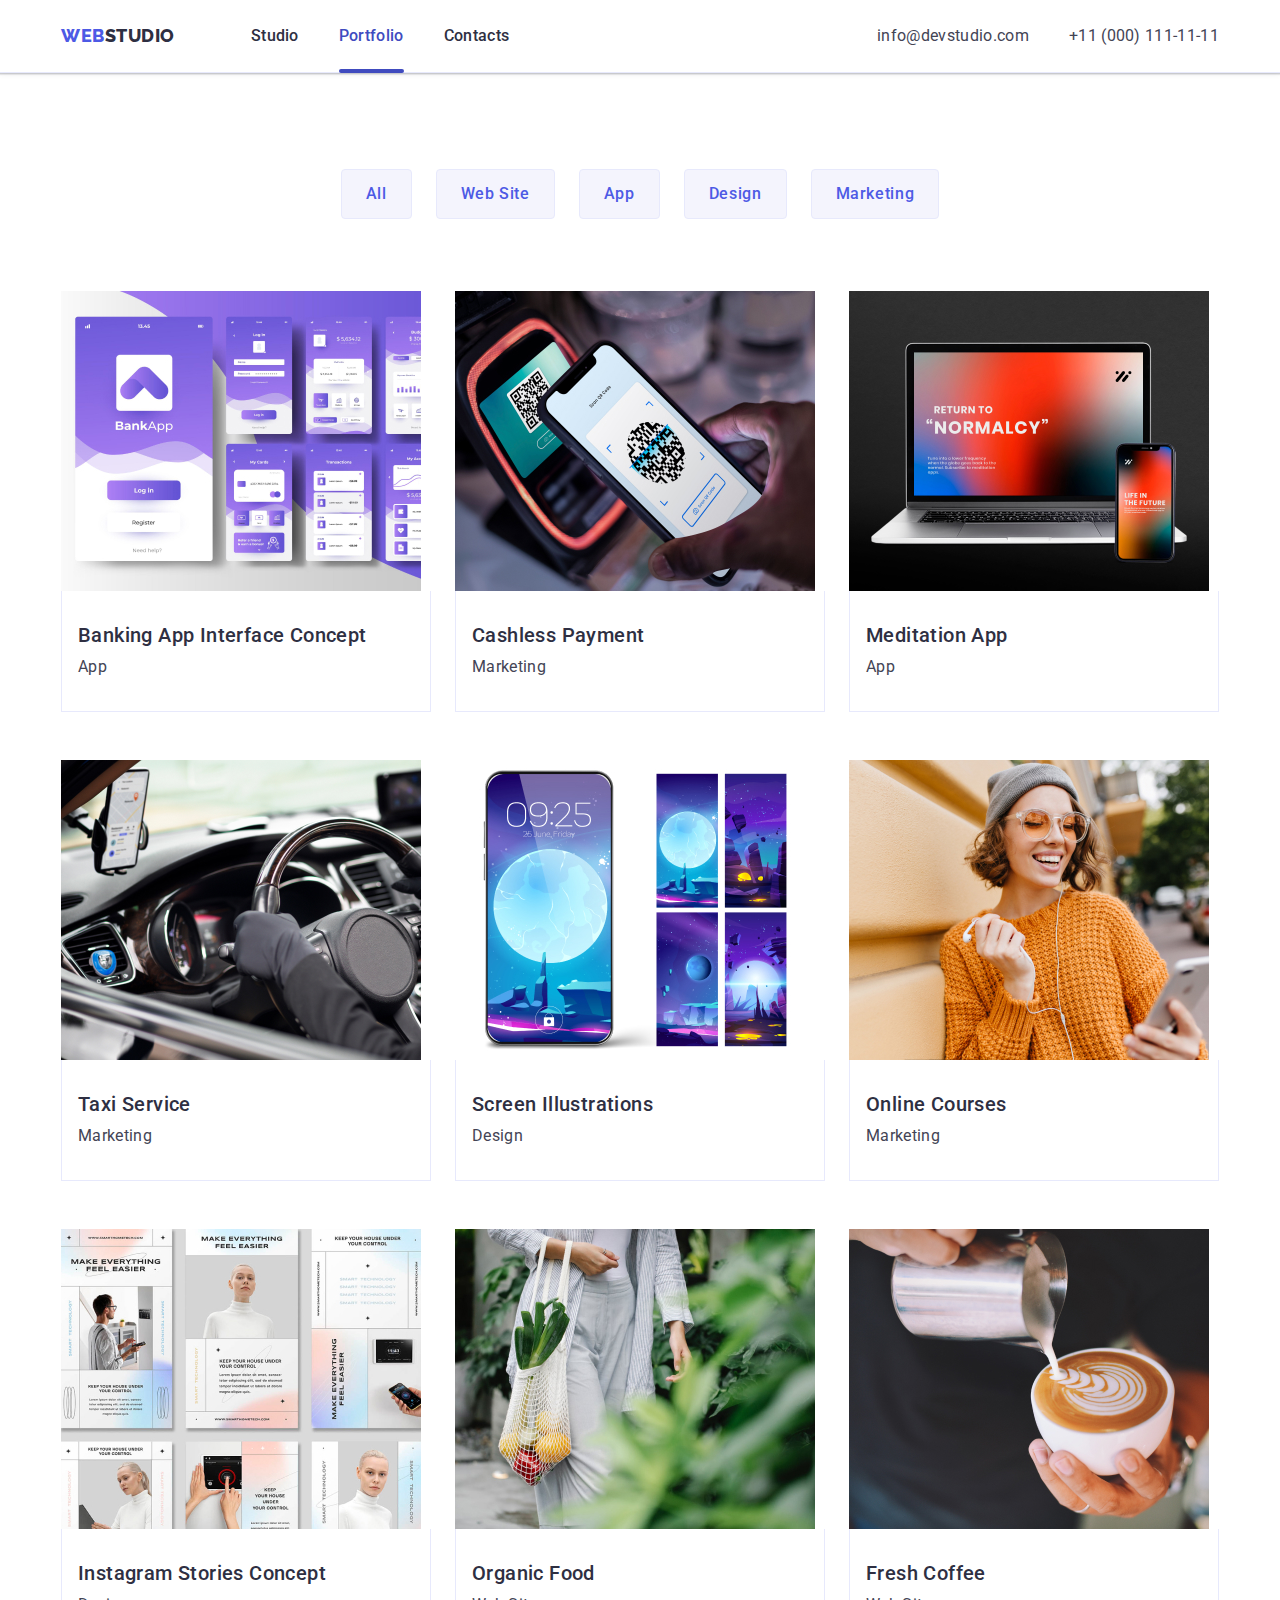
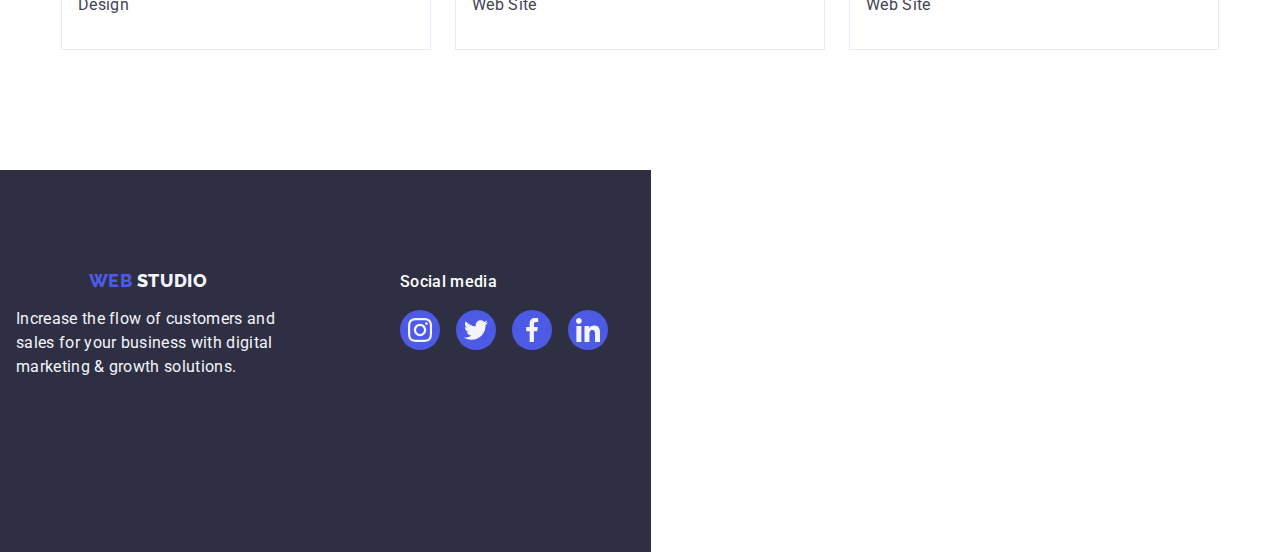
<file: portfolio.html>
<!DOCTYPE html>
<html lang="en">
  <head>
    <meta charset="UTF-8" />
    <meta http-equiv="X-UA-Compatible" content="IE=edge" />
    <meta name="viewport" content="width=device-width, initial-scale=1.0" />
    <title>Document</title>

    <link rel="preconnect" href="https://fonts.googleapis.com" />
    <link rel="preconnect" href="https://fonts.gstatic.com" crossorigin />
    <link
      href="https://fonts.googleapis.com/css2?family=Raleway:wght@800&family=Roboto:wght@400;500;700&display=swap"
      rel="stylesheet"
    />
    <link
      rel="stylesheet"
      href="https://cdnjs.cloudflare.com/ajax/libs/modern-normalize/1.1.0/modern-normalize.min.css"
      integrity="sha512-wpPYUAdjBVSE4KJnH1VR1HeZfpl1ub8YT/NKx4PuQ5NmX2tKuGu6U/JRp5y+Y8XG2tV+wKQpNHVUX03MfMFn9Q=="
      crossorigin="anonymous"
      referrerpolicy="no-referrer"
    />
    <link rel="stylesheet" href="./css/stylt.css" />
  </head>

  <body>
    <header class="header">
      <div class="container">
        <nav class="navigation">
          <a class="header-logo link" href="./index.html"
            >Web<span class="header-logo-s">Studio</span></a
          >
          <ul class="header-list list">
            <li class="header-item">
              <a class="header-link link" href="./index.html">Studio</a>
            </li>
            <li class="header-item">
              <a
                class="header-link link header-portfolio"
                href="./portfolio.html"
                >Portfolio</a
              >
            </li>
            <li class="header-item">
              <a class="header-link link" href="">Contacts</a>
            </li>
          </ul>
        </nav>
        <address class="header-address">
          <ul class="header-list list">
            <li class="header-mail item">
              <a
                class="header-adress-link link"
                href="mailto:info@devstudio.com"
                >info@devstudio.com
              </a>
            </li>
            <li class="header-tel item">
              <a class="header-adress-link link" href="tel:+110001111111"
                >+11 (000) 111-11-11</a
              >
            </li>
          </ul>
        </address>
      </div>
    </header>
    <main class="filters">
      <section class="content">
        <div class="container">
          <h1 class="visually-hidden">Content</h1>
          <ul class="filters-list list">
            <li class="filters-item item">
              <button class="filters-item-button" type="button">All</button>
            </li>
            <li class="filters-item item">
              <button class="filters-item-button" type="button">
                Web Site
              </button>
            </li>
            <li class="filters-item item">
              <button class="filters-item-button" type="button">App</button>
            </li>
            <li class="filters-item item">
              <button class="filters-item-button" type="button">Design</button>
            </li>
            <li class="filters-item item">
              <button class="filters-item-button" type="button">
                Marketing
              </button>
            </li>
          </ul>

          <!---------------------------------->

          <ul class="photo-list list">
            <li class="photo-item item">
              <a class="link content-photo-link" href="">
                <div class="content-photo-cover">
                  <img
                    src="./images/img-8.jpg"
                    alt="photo"
                    width="360"
                    height="300"
                  />

                  <p class="photo-text-cover">
                    14 Stylish and User-Friendly App Design Concepts · Task
                    Manager App · Calorie Tracker App · Exotic Fruit Ecommerce
                    App · Cloud Storage App
                  </p>
                </div>

                <div class="text-photo">
                  <h2 class="photo-item-title">
                    Banking App Interface Concept
                  </h2>
                  <p class="photo-item-text">App</p>
                </div>
              </a>
            </li>
            <li class="photo-item item">
              <a class="link content-photo-link" href="">
                <div class="content-photo-cover">
                  <img src="./images/img-7.jpg" alt="photo" />
                  <p class="photo-text-cover">
                    14 Stylish and User-Friendly App Design Concepts · Task
                    Manager App · Calorie Tracker App · Exotic Fruit Ecommerce
                    App · Cloud Storage App
                  </p>
                </div>
                <div class="text-photo">
                  <h2 class="photo-item-title">Cashless Payment</h2>
                  <p class="photo-item-text">Marketing</p>
                </div>
              </a>
            </li>
            <li class="photo-item item">
              <a class="link content-photo-link" href=""
                ><div class="content-photo-cover">
                  <img src="./images/img-6.jpg" alt="photo" />
                  <p class="photo-text-cover">
                    14 Stylish and User-Friendly App Design Concepts · Task
                    Manager App · Calorie Tracker App · Exotic Fruit Ecommerce
                    App · Cloud Storage App
                  </p>
                </div>
                <div class="text-photo">
                  <h2 class="photo-item-title">Meditation App</h2>
                  <p class="photo-item-text">App</p>
                </div>
              </a>
            </li>
            <li class="photo-item item">
              <a class="link content-photo-link" href=""
                ><div class="content-photo-cover">
                  <img src="./images/img-5.jpg" alt="photo" />
                  <p class="photo-text-cover">
                    14 Stylish and User-Friendly App Design Concepts · Task
                    Manager App · Calorie Tracker App · Exotic Fruit Ecommerce
                    App · Cloud Storage App
                  </p>
                </div>
                <div class="text-photo">
                  <h2 class="photo-item-title">Taxi Service</h2>
                  <p class="photo-item-text">Marketing</p>
                </div>
              </a>
            </li>
            <li class="photo-item item">
              <a class="link content-photo-link" href=""
                ><div class="content-photo-cover">
                  <img src="./images/img-4.jpg" alt="photo" />
                  <p class="photo-text-cover">
                    14 Stylish and User-Friendly App Design Concepts · Task
                    Manager App · Calorie Tracker App · Exotic Fruit Ecommerce
                    App · Cloud Storage App
                  </p>
                </div>
                <div class="text-photo">
                  <h2 class="photo-item-title">Screen Illustrations</h2>
                  <p class="photo-item-text">Design</p>
                </div>
              </a>
            </li>
            <li class="photo-item item">
              <a class="link content-photo-link" href=""
                ><div class="content-photo-cover">
                  <img src="./images/img-3.jpg" alt="photo" />
                  <p class="photo-text-cover">
                    14 Stylish and User-Friendly App Design Concepts · Task
                    Manager App · Calorie Tracker App · Exotic Fruit Ecommerce
                    App · Cloud Storage App
                  </p>
                </div>
                <div class="text-photo">
                  <h2 class="photo-item-title">Online Courses</h2>
                  <p class="photo-item-text">Marketing</p>
                </div>
              </a>
            </li>
            <li class="photo-item item">
              <a class="link content-photo-link" href=""
                ><div class="content-photo-cover">
                  <img src="./images/img-2.jpg" alt="photo" />
                  <p class="photo-text-cover">
                    14 Stylish and User-Friendly App Design Concepts · Task
                    Manager App · Calorie Tracker App · Exotic Fruit Ecommerce
                    App · Cloud Storage App
                  </p>
                </div>
                <div class="text-photo">
                  <h2 class="photo-item-title">Instagram Stories Concept</h2>
                  <p class="photo-item-text">Design</p>
                </div>
              </a>
            </li>
            <li class="photo-item item">
              <a class="link content-photo-link" href=""
                ><div class="content-photo-cover">
                  <img src="./images/img-1.jpg" alt="photo" />
                  <p class="photo-text-cover">
                    14 Stylish and User-Friendly App Design Concepts · Task
                    Manager App · Calorie Tracker App · Exotic Fruit Ecommerce
                    App · Cloud Storage App
                  </p>
                </div>
                <div class="text-photo">
                  <h2 class="photo-item-title">Organic Food</h2>
                  <p class="photo-item-text">Web Site</p>
                </div>
              </a>
            </li>
            <li class="photo-item item">
              <a class="link content-photo-link" href=""
                ><div class="content-photo-cover">
                  <img src="./images/img.jpg" alt="photo" />
                  <p class="photo-text-cover">
                    14 Stylish and User-Friendly App Design Concepts · Task
                    Manager App · Calorie Tracker App · Exotic Fruit Ecommerce
                    App · Cloud Storage App
                  </p>
                </div>
                <div class="text-photo">
                  <h2 class="photo-item-title">Fresh Coffee</h2>
                  <p class="photo-item-text">Web Site</p>
                </div>
              </a>
            </li>
          </ul>
        </div>
      </section>
    </main>
    <footer class="footer container-footer">
      <div class="container container-footer">
        <div class="footer-wraper">
          <a class="footer-logo link" href="./index.html"
            >Web <span class="footer-logo-s">Studio</span></a
          >
          <p class="footer-text">
            Increase the flow of customers and sales for your business with
            digital marketing & growth solutions.
          </p>
        </div>
        <div class="footer-social">
          <p class="footer-social-title">Social media</p>
          <ul class="footer-icon-list list">
            <li class="footer-icon-item">
              <a class="footer-icon-link link" href="">
                <svg class="footer-icon-svg" height="24" width="24">
                  <use href="./images/web.svg#icon-instagram"></use>
                </svg>
              </a>
            </li>
            <li class="footer-icon-item">
              <a class="footer-icon-link link" href="">
                <svg class="footer-icon-svg" height="24" width="24">
                  <use href="./images/web.svg#icon-twitter"></use>
                </svg>
              </a>
            </li>
            <li class="footer-icon-item">
              <a class="footer-icon-link link" href="">
                <svg class="footer-icon-svg" height="24" width="24">
                  <use href="./images/web.svg#icon-facebook"></use>
                </svg>
              </a>
            </li>
            <li class="footer-icon-item">
              <a class="footer-icon-link link" href="">
                <svg class="footer-icon-svg" height="24" width="24">
                  <use href="./images/web.svg#icon-linkedin"></use>
                </svg>
              </a>
            </li>
          </ul>
        </div>
      </div>
    </footer>
  </body>
</html>
</file>
<file: css/stylt.css>
:root {
  --Raleway-: "Raleway", sans-serif;
  --primary-color: #4d5ae5;
  --hover-color: #404bbf;
  --white-color: #ffffff;
  --secondary-color: #2e2f42;
  --dark-color: #434455;
  --fw-extra-bolt: 800;
  --fw-bolt: 700;
  --fw-medium: 500;
  --white-futer-color: #f4f4fd;
  --border-color: 1px solid #e7e9fc;
}

body {
  font-family: "Roboto", sans-serif;
  color: #434455;
  margin: 0;
  background-color: var(--white-color);
}

h1,
h2,
h3,
h4,
h5,
h6,
p {
  margin: 0px;
}

ul,
ol {
  margin: 0px;
  padding: 0;
}
.visually-hidden {
  position: absolute;
  width: 1px;
  height: 1px;
  margin: -1px;
  border: 0;
  padding: 0;

  white-space: nowrap;
  clip-path: inset(100%);
  clip: rect(0 0 0 0);
  overflow: hidden;
}

.container {
  width: 100%;
  max-width: 1158px;
  margin: 0 auto;
  padding-left: 20px;
  padding-right: 20px;
}

.button {
  border: none;
}

@media screen and (min-width: 428px) {
  .container {
    padding-left: 16px;
    padding-right: 16px;
    max-width: 428px;
  }
}

.list {
  list-style: none;
  padding: 0;
  margin: 0;
}

.link {
  font-style: normal;
  text-decoration: none;
}

img {
  display: block;
}

/* ---------------------------Header------------------------ */
.header {
  border-bottom: 1px solid #e7e9fc;
  box-shadow: 0px 2px 1px rgba(46, 47, 66, 0.08),
    0px 1px 1px rgba(46, 47, 66, 0.16), 0px 1px 6px rgba(46, 47, 66, 0.08);
}

.header > .container {
  display: flex;
  align-items: center;
}

.navigation {
  display: flex;
  align-items: left;
}

.header-logo {
  font-family: var(--Raleway-);
  font-weight: var(--fw-extra-bolt);
  font-size: 18px;
  line-height: 1.17;
  letter-spacing: 0.03em;
  text-transform: uppercase;
  color: var(--primary-color);
  margin-right: 76px;
}

.header-logo-s {
  color: var(--secondary-color);
}

.header-list,
.header-address-list {
  display: none;
  gap: 40px;
}

.header-link {
  font-weight: var(--fw-medium);
  font-size: 16px;
  line-height: 1.5;
  letter-spacing: 0.02em;
  color: var(--secondary-color);
  display: flex;
  padding: 24px 0;
  transition: color 250ms cubic-bezier(0.4, 0, 0.2, 1);
}
.header-link:hover,
.header-link:focus {
}
.mob-menu-link:hover,
.mob-menu-link:focus {
  color: var(--hover-color);
}

.header-address {
  font-style: normal;
  margin-left: auto;
}

.menu-open-btn {
  margin-left: auto;
}

.header-mail-list {
}

.header-mail {
}

.header-adress-link {
  font-weight: 400;
  font-size: 16px;
  line-height: 1.5;
  letter-spacing: 0.02em;
  color: #434455;
  transition: color 250ms cubic-bezier(0.4, 0, 0.2, 1);
}
.header-adress-link:hover {
  color: var(--hover-color);
}
.header-adress-link:focus {
  color: var(--hover-color);
}

.header-tel {
}

.header-studio {
  position: relative;
  color: #404bbf;
}

.header-studio::after {
  content: "";
  display: block;
  width: 100%;
  height: 4px;
  background-color: #404bbf;
  position: absolute;
  left: 0;
  bottom: -1px;
  border-radius: 2px;
}

.header-portfolio {
  position: relative;
  color: #404bbf;
}

.header-portfolio::after {
  content: "";
  display: block;
  width: 100%;
  height: 4px;
  background-color: #404bbf;
  position: absolute;
  left: 0;
  bottom: -1px;
  border-radius: 2px;
}

.mob-menu {
  width: 100vw;
  height: 100vh;
  padding: 24px 24px 40px 40px;
  position: fixed;
  top: 0;
  left: 0;
  z-index: 1;
  background-color: var(--white-color);
  overflow: auto;
}

.menu-open-btn {
  background-color: transparent;
}

.menu-open-icon {
  stroke: var(--font-color);
}

.menu-close-btn {
  width: 24px;
  height: 24px;
  margin-left: auto;
  border-radius: 50%;
  border: 1px solid #e7e9fc;
  background-color: transparent;
  display: flex;
  justify-content: center;
  align-items: center;
}

.mob-menu-list {
  margin-bottom: 48px;
}

.mob-menu-item:not(:last-child) {
  margin-bottom: 30px;
}
.mob-menu-link {
  font-weight: 700;
  font-size: 36px;
  line-height: 1.11;
  letter-spacing: 0.02em;
  color: var(--font-color);
  transition: color 250ms cubic-bezier(0.4, 0, 0.2, 1);
  text-decoration: none;
}

.mob-menu-link:hover,
.mob-menu-link:focus {
  color: var(--hover-color);
}

.contact-mob {
  margin-bottom: 48px;
}

.contact-mob-inner {
  height: 100%;
  display: flex;
  flex-direction: column;
  justify-content: space-between;
}

.contact-mob-number {
  margin-bottom: 26px;
}

.contact-mob-link-number {
  font-style: normal;
  font-weight: 700;
  font-size: 24px;
  line-height: 1.1;
  letter-spacing: 0.02em;
  text-transform: capitalize;
  color: var(--primary-color);
}
.contact-mob-link-mail {
  font-style: normal;
  font-weight: 500;
  font-size: 20px;
  line-height: 1.2;
  letter-spacing: 0.02em;
  color: var(--dark-color);
}
.contact-mob-link-number {
  font-size: 36px;
}

.social-mob-list {
  display: flex;
  gap: 30px;
}

.social-mob-link {
  display: flex;
  justify-content: center;
  align-items: center;
  width: 40px;
  height: 40px;
  background-color: var(--primary-color);
  border-radius: 50%;
  transition: background-color 250ms cubic-bezier(0.4, 0, 0.2, 1);
}

.social-mob-link:hover,
.social-mob-link:focus {
  background-color: var(--hover-color);
}

.social-mob-icon {
  display: flex;
  fill: var(--dark-white-color);
}

/* ---------------Hero------------ */

.hero {
  background-color: #2e2f42;
  padding-top: 112px;
  padding-bottom: 112px;
  background-image: linear-gradient(
      rgba(46, 47, 66, 0.7),
      rgba(46, 47, 66, 0.7)
    ),
    url(/images/hero-mob.jpg);
  width: 100%;
  max-width: 1440px;
  background-repeat: no-repeat;
  background-position: center;
  background-size: cover;
  padding-bottom: 96px;
}
@media (min-device-pixel-ratio: 2),
  (min-resolution: 192dpi),
  (min-resolution: 2dppx) {
  .hero {
    background-image: linear-gradient(
        rgba(46, 47, 66, 0.7),
        rgba(46, 47, 66, 0.7)
      ),
      url(../images/hero-mob-2x.jpg);
  }
}

.hero-title {
  font-weight: var(--fw-bolt);
  font-size: 36px;
  line-height: 1.11;
  text-align: center;
  letter-spacing: 0.02em;
  color: var(--white-color);
  max-width: 496px;
  margin: 0 auto;
  margin-bottom: 72px;
}

.hero-button {
  font-family: "Roboto", sans-serif;
  font-weight: var(--fw-medium);
  font-size: 16px;
  line-height: 1.5;
  letter-spacing: 0.04em;
  color: var(--white-color);
  background: var(--primary-color);
  box-shadow: 0px 4px 4px rgba(0, 0, 0, 0.15);
  border-radius: 4px;
  cursor: pointer;
  display: block;
  margin: 0 auto;
  min-width: 169px;
  height: 56px;
  border: none;
  transition: background-color 250ms cubic-bezier(0.4, 0, 0.2, 1);
}

.hero-button:hover {
  background-color: var(--hover-color);
}

.hero-button:focus {
  background-color: var(--hover-color);
}

.burger-open {
  float: right;
}

.burger-icon {
  border: none;
}

/* ------------------------Advantages-------------- */

.advantages {
  padding-top: 96px;
}

.adv-title {
}

.adv-list {
  flex-direction: column;
  align-items: flex-start;
  width: 100%;
  margin: 0 auto;
}

.adv-item {
}

.adv-list-titl {
  text-align: center;
  font-weight: var(--fw-medium);
  font-size: 36px;
  line-height: 1.11;
  letter-spacing: 0.02em;
  color: #2e2f42;
  margin-bottom: 8px;
}

.adv-list-text {
  font-weight: 500;
  font-size: 16px;
  line-height: 1.5;
  letter-spacing: 0.02em;
  color: #434455;
  margin-bottom: 72px;
}

.adv-icon {
  display: none;
  justify-content: center;
  padding: 24px 100px;
  background-color: var(--white-futer-color);
  align-items: center;
  border-radius: 4px;
  margin-bottom: 8px;
}

/* ----------------------Duing----------------------- */

.duing {
  padding-bottom: 96px;
  display: none;
}

.container-duing {
}

.duing-title {
  font-weight: var(--fw-bolt);
  font-size: 36px;
  line-height: 1.11;
  text-align: center;
  text-transform: capitalize;
  letter-spacing: 0.02em;
  color: var(--secondary-color);
  margin-bottom: 72px;
}

.duing-list {
  color: #ffffff;
  display: flex;
  flex-wrap: wrap;
  justify-content: space-between;
  gap: 24px;
}

.duing-item {
  width: calc((100% - 48px) / 3);
}

/* --------------------------Team--------------------- */

.team {
  background: #f4f4fd;
  padding-bottom: 96px;
  padding-top: 96px;
}

.container-team {
}

.team-titl {
  font-weight: var(--fw-bolt);
  font-size: 36px;
  line-height: 1.11;
  text-align: center;
  text-transform: capitalize;
  letter-spacing: 0.02em;
  color: #2e2f42;
  margin-bottom: 72px;
}

.team-list {
  flex-wrap: wrap;
  display: flex;
  flex-direction: column;
  align-items: center;
  gap: 72px;
}

.team-item {
  background-color: #ffffff;
  text-align: center;
  border-radius: 0px 0px 4px 4px;
  box-shadow: 0px 1px 6px rgba(46, 47, 66, 0.08),
    0px 1px 1px rgba(46, 47, 66, 0.16), 0px 2px 1px rgba(46, 47, 66, 0.08);
}

.team-photo-item {
  padding: 32px 0;
}

.team-item-title {
  font-weight: var(--fw-medium);
  font-size: 20px;
  line-height: 24px;
  letter-spacing: 0.02em;
  color: var(--secondary-color);
  margin: 8px;
}

.team-item-text {
  font-weight: 400;
  font-size: 16px;
  line-height: 1.5;
  letter-spacing: 0.02em;
  color: var(--dark-color);
  margin-bottom: 8px;
}

.team-img {
}

.team-icon-list {
  display: flex;
  justify-content: center;
  gap: 24px;
}

.team-icon-link {
  display: flex;
  width: 40px;
  height: 40px;
  justify-content: center;
  align-items: center;
  background-color: var(--primary-color);
  border-radius: 50%;
  transition: border-color 24ms cubic-bezier(0.4, 0, 0.2, 1),
    color 250ms cubic-bezier(0.4, 0, 0.2, 1);
  transition: background-color 250ms cubic-bezier(0.4, 0, 0.2, 1);
}

.team-icon-item {
  fill: currentColor;
}

.team-icon-link:hover,
.team-icon-link:focus {
  background-color: var(--hover-color);
}

.team-icon-svg {
  fill: var(--white-futer-color);
}

/* -----------------------Customers------------------------ */
.customers {
  padding: 96px 0;
}

.customers-title {
  font-weight: 700;
  margin-bottom: 72px;
  margin-top: 0;
  font-weight: var(--fw-bolt);
  font-size: 36px;
  line-height: 1.1;
  text-align: center;
  letter-spacing: 0.02em;
  text-transform: capitalize;
  color: var(--secondary-color);
}

.customers-list {
  display: flex;
  flex-wrap: wrap;
  justify-content: center;
  row-gap: 72px;
  column-gap: 16px;
}
.customers-item {
  height: 88px;
  max-width: 190px;
}

.customers-item-link {
  height: 100%;
  width: 100%;
  display: flex;
  align-items: center;
  justify-content: center;
  border-radius: 4px;
  padding: 16px 32px;
  border: 1px solid #8e8f99;
  color: #8e8f99;
  transition: border-color 250ms cubic-bezier(0.4, 0, 0.2, 1),
    color 250ms cubic-bezier(0.4, 0, 0.2, 1);
}

.customers-item-icon {
  fill: currentColor;
}

.customers-item-link:hover,
.customers-item-link:focus {
  color: var(--hover-color);
  border-color: var(--hover-color);
}

/* -------------------Footer-------------- */

.footer {
  background: var(--secondary-color);
  padding-top: 100px;
  padding-bottom: 100px;
  width: 100%;
}

.container-footer {
}

.footer-wraper {
  height: 110px;
  text-align: center;
  margin-bottom: 72px;
}

.footer-logo {
  margin: 0 auto;
  font-family: var(--Raleway-);
  font-style: normal;
  font-weight: var(--fw-extra-bolt);
  font-size: 18px;
  line-height: 1.17;
  letter-spacing: 0.03em;
  text-transform: uppercase;
  color: var(--primary-color);
  display: inline-block;
  margin-bottom: 16px;
}

.footer-logo-s {
  color: #f4f4fd;
}

.footer-text {
  max-width: 264px;
  font-size: 16px;
  line-height: 1.5;
  letter-spacing: 0.02em;
  color: #f4f4fd;
  text-align: left;
  margin: 0 auto;
}

.footer-social {
  margin-bottom: 16px;
  font-weight: 500;
  font-size: 16px;
  line-height: 1.5;
  letter-spacing: 0.02em;
  color: var(--white-color);
  margin-bottom: 72px;
}

.footer-social-title {
  margin-bottom: 16px;
  font-weight: 500;
  font-size: 16px;
  line-height: 1.5;
  letter-spacing: 0.02em;
  color: var(--white-color);
  text-align: center;
}

.footer-icon-list {
  display: flex;
  justify-content: center;
  gap: 16px;
}

.footer-icon-link {
  display: flex;
  width: 40px;
  height: 40px;
  justify-content: center;
  align-items: center;
  background-color: var(--primary-color);
  border-radius: 50%;
  transition: background-color 250ms cubic-bezier(0.4, 0, 0.2, 1);
}

.footer-icon-item {
}

.footer-icon-link:hover,
.footer-icon-link:focus {
  background-color: #31d0aa;
}

.footer-icon-svg {
  fill: var(--white-futer-color);
}

.footer-subscribe-btn {
  background-color: #4d5ae5;
  padding: 8px 24px;
  font-weight: 500;
  font-size: 16px;
  line-height: 1.5;
  letter-spacing: 0.04em;
  color: #ffffff;
  border-radius: 4px;
  cursor: pointer;
  border: none;
  transition: background-color 250ms cubic-bezier(0.4, 0, 0.2, 1);
  margin: 0 auto;
}

.footer-subscribe-input {
  width: 100%;
  height: 40px;
  background-color: transparent;
  border: 1px solid #ffffff;
  border-radius: 4px;
  padding: 8px 16px;
  color: #ffffff;
}

.footer-wrapper-right {
}

.footer-subscribe {
  display: flex;
  flex-wrap: wrap;
  gap: 24px;
}

.footer-subscribe-icon {
  margin-left: 16px;
}

.footer-heading {
  margin-bottom: 16px;
  font-weight: 500;
  font-size: 16px;
  line-height: 1.5;
  letter-spacing: 0.02em;
  color: #ffffff;
  text-align: center;
}

.footer-subscribe-input::placeholder {
  font-size: 12px;
  line-height: 2;
  letter-spacing: 0.04em;
  color: #ffffff;
}

/* -----------------------Backdrop-------------------------- */

.backdrop {
  position: fixed;
  top: 0;
  width: 100%;
  height: 100%;
  background-color: rgba(46, 47, 66, 0.4);
  transition: opacity 250ms cubic-bezier(0.4, 0, 0.2, 1),
    visibility 250ms cubic-bezier(0.4, 0, 0.2, 1);
}

.modal {
  width: 408px;
  min-height: 576px;
  border-radius: 4px;
  background: #fcfcfc;
  box-shadow: 0px 1px 1px rgba(0, 0, 0, 0.14), 0px 1px 3px rgba(0, 0, 0, 0.12),
    0px 2px 1px rgba(0, 0, 0, 0.2);
  position: absolute;
  top: 50%;
  left: 50%;
  transform: translate(-50%, -50%);
  padding: 24px;
  transition: transform 250ms cubic-bezier(0.4, 0, 0.2, 1);
  padding: 72px 24px 24px;
}

.modal-clouse {
  position: absolute;
  border: 1px solid rgba(0, 0, 0, 0.1);
  background: transparent;
  padding: 0;
  top: 24px;
  right: 24px;
  width: 24px;
  height: 24px;
  display: flex;
  justify-content: center;
  align-items: center;
  border-radius: 50%;
  margin-left: auto;
  background-color: #e7e9fc;
  cursor: pointer;
  transition: background-color 250ms cubic-bezier(0.4, 0, 0.2, 1),
    border 250ms cubic-bezier(0.4, 0, 0.2, 1);
}

.modal-clouse:hover,
.modal-clouse:focus {
  background-color: #404bbf;
  border: none;
  background-color: #404bbf;
  border: none;
  fill: #ffffff;
}

.modal-svg {
  transition: fill 250ms cubic-bezier(0.4, 0, 0.2, 1);
}

.modal-svg:hover,
.modal-svg:focus {
  fill: #ffffff;
}

.is-hidden {
  opacity: 0;
  pointer-events: 0;
  visibility: hidden;
  pointer-events: none;
}

.data-modal-open {
  background-color: 250ms cubic-bezier(0.4, 0, 0.2, 1);
}

.modal-title {
  margin-bottom: 16px;
  font-weight: 500;
  font-size: 16px;
  line-height: 1.5;
  text-align: center;
  letter-spacing: 0.02em;
  color: #2e2f42;
}

.modal-field {
  margin-bottom: 8px;
}

.modal-field-text {
  display: block;
  margin-bottom: 4px;
  font-size: 12px;
  line-height: 1.16;
  letter-spacing: 0.01em;
  color: #8e8f99;
}

.modal-field-wrapper {
  position: relative;
  top: 0;
  left: 0;
}

.modal-field-icon {
  position: absolute;
  left: 16px;
  top: 50%;
  transform: translateY(-50%);
  transition: fill 250ms cubic-bezier(0.4, 0, 0.2, 1);
}

.modal-field-input {
  width: 100%;
  height: 40px;
  padding: 11px 38px;
  border: 1px solid rgba(46, 47, 66, 0.4);
  border-radius: 4px;
  outline: transparent;
  transition: border-color 250ms cubic-bezier(0.4, 0, 0.2, 1);
}

.modal-field-input:focus {
  border-color: #4d5ae5;
}

.modal-field-input:focus + .modal-field-icon {
  fill: #4d5ae5;
}

.modal-comment {
  margin-bottom: 16px;
}

.modal-field-comment {
  width: 100%;
  height: 120px;
  padding: 11px 38px;
  border: 1px solid rgba(46, 47, 66, 0.4);
  border-radius: 4px;
  outline: transparent;
  transition: border-color 250ms cubic-bezier(0.4, 0, 0.2, 1);
}

.modal-field-comment:focus {
  border-color: #4d5ae5;
}

.modal-field-comment::placeholder {
  font-size: 12px;
  line-height: 1.16;
  letter-spacing: 0.04em;
  color: rgba(46, 47, 66, 0.4);
}

.modal-field-checkbox {
  margin-bottom: 24px;
}

.modal-checkbox-text {
  display: flex;
  align-items: center;
  font-size: 12px;
  line-height: 1.16;
  letter-spacing: 0.04em;
  color: #8e8f99;
}

.modal-checkbox-text > .modal-span {
  display: flex;
  align-items: center;
  justify-content: center;
  width: 16px;
  height: 16px;
  margin-right: 10px;
  border: 1px solid rgba(46, 47, 66, 0.4);
  border-radius: 2px;
  fill: transparent;
}

.modal-checkbox:checked + .modal-checkbox-text > .modal-span {
  background-color: #404bbf;
  border: none;
  fill: #ffffff;
}

.modal-checkbox-link {
  color: #4d5ae5;
  margin-left: 6px;
}

.modal-send-btn {
  display: block;
  margin: 0 auto;
  min-width: 169px;
  padding: 16px 32px;
  background: #4d5ae5;
  box-shadow: 0px 4px 4px rgba(0, 0, 0, 0.15);
  border-radius: 4px;
  color: #ffffff;
  font-weight: 500;
  font-size: 16px;
  line-height: 1.5;
  letter-spacing: 0.04em;
  cursor: pointer;
  border: none;
  transition: background-color 250ms cubic-bezier(0.4, 0, 0.2, 1);
}

.modal-send-btn:hover,
.modal-send-btn:focus {
  /* border: none; */
  background-color: #404bbf;
  fill: #ffffff;
}

.visually-hidden {
  position: absolute;
  width: 1px;
  height: 1px;
  margin: -1px;
  border: 0;
  padding: 0;
}

.modal-title {
  margin-bottom: 16px;
  font-weight: 500;
  font-size: 16px;
  line-height: 1.5;
  text-align: center;
  letter-spacing: 0.02em;
  color: #2e2f42;
}

.modal-field {
  margin-bottom: 8px;
}

.modal-field-text {
  display: block;
  margin-bottom: 4px;
  font-size: 12px;
  line-height: 1.16;
  letter-spacing: 0.01em;
  color: #8e8f99;
}

.modal-field-wrapper {
  position: relative;
  top: 0;
  left: 0;
}

.modal-field-icon {
  position: absolute;
  left: 16px;
  top: 50%;
  transform: translateY(-50%);
  transition: fill 250ms cubic-bezier(0.4, 0, 0.2, 1);
}

.modal-field-input {
  width: 100%;
  height: 40px;
  padding: 11px 38px;
  border: 1px solid rgba(46, 47, 66, 0.4);
  border-radius: 4px;
  outline: transparent;
  transition: border-color 250ms cubic-bezier(0.4, 0, 0.2, 1);
}

.modal-field-input:focus {
  border-color: #4d5ae5;
}

.modal-field-input:focus + .modal-field-icon {
  fill: #4d5ae5;
}

.modal-comment {
  margin-bottom: 16px;
}

.modal-field-comment {
  width: 100%;
  height: 120px;
  padding: 11px 38px;
  border: 1px solid rgba(46, 47, 66, 0.4);
  border-radius: 4px;
  outline: transparent;
  transition: border-color 250ms cubic-bezier(0.4, 0, 0.2, 1);
}

.modal-field-comment:focus {
  border-color: #4d5ae5;
}

.modal-field-comment::placeholder {
  font-size: 12px;
  line-height: 1.16;
  letter-spacing: 0.04em;
  color: rgba(46, 47, 66, 0.4);
}

.modal-field-checkbox {
  margin-bottom: 24px;
}

.modal-checkbox-text {
  display: flex;
  align-items: center;
  font-size: 12px;
  line-height: 1.16;
  letter-spacing: 0.04em;
  color: #8e8f99;
}

.modal-checkbox-text > .modal-span {
  display: flex;
  align-items: center;
  justify-content: center;
  width: 16px;
  height: 16px;
  margin-right: 10px;
  border: 1px solid rgba(46, 47, 66, 0.4);
  border-radius: 2px;
  fill: transparent;
}

.modal-checkbox:checked + .modal-checkbox-text > .modal-span {
  background-color: #404bbf;
  border: none;
  fill: #ffffff;
}

.modal-checkbox-link {
  color: #4d5ae5;
  margin-left: 6px;
}

.modal-send-btn {
  display: block;
  margin: 0 auto;
  min-width: 169px;
  padding: 16px 32px;
  background: #4d5ae5;
  box-shadow: 0px 4px 4px rgba(0, 0, 0, 0.15);
  border-radius: 4px;
  color: #ffffff;
  font-weight: 500;
  font-size: 16px;
  line-height: 1.5;
  letter-spacing: 0.04em;
  cursor: pointer;
  border: none;
  transition: background-color 250ms cubic-bezier(0.4, 0, 0.2, 1);
}

.modal-send-btn:hover,
.modal-send-btn:focus {
  /* border: none; */
  background-color: #404bbf;
  fill: #ffffff;
}

.visually-hidden {
  position: absolute;
  width: 1px;
  height: 1px;
  margin: -1px;
  border: 0;
  padding: 0;
}
/*!-------------------Portfolio------------------------ */

.filters {
}

.content {
  padding: 96px 0 120px;
}

.filters-list {
  display: flex;
  justify-content: center;
  gap: 24px;
  margin-bottom: 72px;
}

.filters-item {
}

.filters-item-button {
  font-family: "Roboto", sans-serif;
  font-weight: var(--fw-medium);
  font-size: 16px;
  line-height: 1.5;
  letter-spacing: 0.04em;
  color: var(--primary-color);
  background: var(--white-futer-color);
  cursor: pointer;
  border: none;
  padding: 12px 24px;
  border: var(--border-color);
  border-radius: 4px;
  transition: color 250ms cubic-bezier(0.4, 0, 0.2, 1),
    background-color 250ms cubic-bezier(0.4, 0, 0.2, 1),
    border-color 250ms cubic-bezier(0.4, 0, 0.2, 1),
    box-shadow 250ms cubic-bezier(0.4, 0, 0.2, 1);
}

.filters-item-button:hover {
  color: #ffffff;
  background-color: #404bbf;
  border: 1px solid transparent;
  box-shadow: 0px 3px 1px rgba(0, 0, 0, 0.1), 0px 2px 1px rgba(0, 0, 0, 0.08),
    0px 2px 2px rgba(0, 0, 0, 0.12);
}
.filters-item-button:focus {
  color: #ffffff;
  background-color: #404bbf;
  border: 1px solid transparent;
  box-shadow: 0px 3px 1px rgba(0, 0, 0, 0.1), 0px 2px 1px rgba(0, 0, 0, 0.08),
    0px 2px 2px rgba(0, 0, 0, 0.12);
}

/*----------------------Photo-------------- */

.photo-list {
  display: flex;
  flex-wrap: wrap;
  column-gap: 24px;
  row-gap: 48px;
}

.photo-item {
  width: calc((100% - 48px) / 3);
}

.text-photo {
  padding: 32px 16px;
  border: 1px solid #e7e9fc;
  border-top: none;
}

.photo-item-title {
  font-weight: var(--fw-medium);
  font-size: 20px;
  line-height: 1.2;
  letter-spacing: 0.02em;
  color: var(--secondary-color);
  margin-bottom: 8px;
}

.photo-item-text {
  font-size: 16px;
  line-height: 1.5;
  letter-spacing: 0.02em;
  color: var(--dark-color);
}

.content-photo-link {
  display: block;
  transition: box-shadow 250ms cubic-bezier(0.4, 0, 0.2, 1);
}

.content-photo-link:hover .photo-text-cover,
.content-photo-link:focus .photo-text-cover {
  box-shadow: 0px 1px 6px rgba(46, 47, 66, 0.08),
    0px 1px 1px rgba(46, 47, 66, 0.16), 0px 2px 1px rgba(46, 47, 66, 0.08);
  transform: translateY(0%);
}

.content-photo-cover {
  position: relative;
  overflow: hidden;
}

.photo-text-cover {
  position: absolute;
  top: 0;
  font-size: 16px;
  line-height: 1.5;
  letter-spacing: 0.02em;
  color: var(--white-futer-color);
  background-color: #4d5ae5;
  padding: 40px 32px;
  height: 100%;
  width: 100%;
  transform: translateY(100%);
  transition: transform 250ms cubic-bezier(0.4, 0, 0.2, 1);
}

/* --------------------------------Media-mobail------------------------- */

@media screen and (min-width: 428px) {
  .container {
    max-width: 428px;
  }
}
.burger-open {
  margin-left: auto;
}

.modal {
  width: 100%;
  max-width: 408px;
}

.header-address {
  display: none;
}

.header-logo {
  padding-top: 24px;
  padding-bottom: 24px;
}

@media screen and (min-width: 768px) {
  .container {
    width: 100%;
    max-width: 768px;
  }

  .hero {
    background-image: linear-gradient(
        rgba(46, 47, 66, 0.7),
        rgba(46, 47, 66, 0.7)
      ),
      url(/images/hero-laptop.jpg);
  }

  @media (min-device-pixel-ratio: 2),
    (min-resolution: 192dpi),
    (min-resolution: 2dppx) {
    .hero {
      background-image: linear-gradient(
          rgba(46, 47, 66, 0.7),
          rgba(46, 47, 66, 0.7)
        ),
        url(../images/hero-laptop-2x.jpg);
    }
  }

  .menu-open-btn {
    display: none;
  }

  .header-list {
    display: flex;
  }

  .burger-open {
    display: none;
  }
  .header-address {
    display: block;
  }

  .hero-title {
    max-width: 496px;
    font-size: 56px;
    line-height: 1.07;
  }

  .adv-list {
    display: flex;
    flex-direction: row;
    flex-wrap: wrap;
    gap: 72px 24px;
  }

  .adv-list-titl {
    text-align: left;
  }

  .adv-item {
    max-width: 356px;
  }

  .team-list {
    display: flex;
    justify-content: center;
    flex-direction: row;
    flex-wrap: wrap;
    gap: 64px 24px;
  }

  .customers-list {
    row-gap: 72px;
    column-gap: 24px;
  }

  .customers-item {
    width: calc((100% - 48px) / 3);
  }

  .container-footer {
    display: flex;
    flex-wrap: wrap;
    gap: 72px 24px;
    max-width: 651px;
  }

  .footer-wraper {
    text-align: left;
  }

  .footer-wrapper-right {
    justify-content: left;
  }

  .footer-heading {
    text-align: left;
  }

  .footer-subscribe {
    text-align: center;
    flex-wrap: nowrap;
  }

  .footer-subscribe-btn {
    display: flex;
  }

  .footer-social-title {
    text-align: left;
  }

  .footer-subscribe-input {
    max-width: 264px;
  }
}

@media screen and (min-width: 1158px) {
  .container {
    max-width: 1158px;
  }

  .duing {
    display: flex;
  }
  .container-footer {
    gap: 0;
  }

  .header {
    border-bottom: 1px solid #e7e9fc;
    box-shadow: 0px 2px 1px rgba(46, 47, 66, 0.08),
      0px 1px 1px rgba(46, 47, 66, 0.16), 0px 1px 6px rgba(46, 47, 66, 0.08);
  }

  .header > .container {
    display: flex;
    align-items: center;
  }

  .navigation {
    display: flex;
    align-items: center;
  }

  .header-logo {
    font-family: var(--Raleway-);
    font-weight: var(--fw-extra-bolt);
    font-size: 18px;
    line-height: 1.17;
    letter-spacing: 0.03em;
    text-transform: uppercase;
    color: var(--primary-color);
    margin-right: 76px;
  }

  .header-logo-s {
    color: var(--secondary-color);
  }
  .header-adress-list {
    display: flex;
    gap: 40px;
  }
  .header-list {
    display: flex;
    gap: 40px;
  }

  .header-link {
    font-weight: var(--fw-medium);
    font-size: 16px;
    line-height: 1.5;
    letter-spacing: 0.02em;
    color: var(--secondary-color);
    display: flex;
    padding: 24px 0;
    transition: color 250ms cubic-bezier(0.4, 0, 0.2, 1);
  }
  .header-link:hover,
  .header-link:focus {
    color: #404bbf;
  }

  .header-address {
    display: flex;
    font-style: normal;
    margin-left: auto;
  }

  .header-adress-link {
    font-weight: 400;
    font-size: 16px;
    line-height: 1.5;
    letter-spacing: 0.02em;
    color: #434455;
    transition: color 250ms cubic-bezier(0.4, 0, 0.2, 1);
  }
  .header-adress-link:hover {
    color: var(--hover-color);
  }
  .header-adress-link:focus {
    color: var(--hover-color);
  }

  .header-tel {
  }

  .header-studio {
    position: relative;
    color: #404bbf;
  }

  .header-studio::after {
    content: "";
    display: block;
    width: 100%;
    height: 4px;
    background-color: #404bbf;
    position: absolute;
    left: 0;
    bottom: -1px;
    border-radius: 2px;
  }

  .header-portfolio {
    position: relative;
    color: #404bbf;
  }

  .header-portfolio::after {
    content: "";
    display: block;
    width: 100%;
    height: 4px;
    background-color: #404bbf;
    position: absolute;
    left: 0;
    bottom: -1px;
    border-radius: 2px;
  }
  /* ---------------Hero------------ */

  .hero {
    background-color: #2e2f42;
    padding-top: 188px;
    padding-bottom: 188px;
    background-image: linear-gradient(
        rgba(46, 47, 66, 0.7),
        rgba(46, 47, 66, 0.7)
      ),
      url(./images/hero.jpg);
    width: 100%;
    max-width: 1440px;
    background-repeat: no-repeat;
    background-position: center;
    background-size: cover;
    margin: 0 auto;
  }
  @media (min-device-pixel-ratio: 2),
    (min-resolution: 192dpi),
    (min-resolution: 2dppx) {
    .hero {
      background-image: linear-gradient(
          rgba(46, 47, 66, 0.7),
          rgba(46, 47, 66, 0.7)
        ),
        url(./images/hero-2x.jpg);
    }
  }

  .hero > .container {
  }

  .hero-title {
    font-weight: var(--fw-bolt);
    font-size: 36px;
    line-height: 1.11;
    text-align: center;
    letter-spacing: 0.02em;
    color: var(--white-color);
    max-width: 496px;
    margin: 0 auto;
    margin-bottom: 72px;
  }

  .hero-button {
    font-family: "Roboto", sans-serif;
    font-weight: var(--fw-medium);
    font-size: 16px;
    line-height: 1.5;
    letter-spacing: 0.04em;
    color: var(--white-color);
    background: var(--primary-color);
    box-shadow: 0px 4px 4px rgba(0, 0, 0, 0.15);
    border-radius: 4px;
    cursor: pointer;
    display: block;
    margin: 0 auto;
    min-width: 169px;
    height: 56px;
    border: none;
    transition: background-color 250ms cubic-bezier(0.4, 0, 0.2, 1);
  }

  .hero-button:hover {
    background-color: var(--hover-color);
  }

  .hero-button:focus {
    background-color: var(--hover-color);
  }

  /* ------------------------Advantages-------------- */

  .advantages {
    padding: 120px 0;
  }

  .adv-title {
    display: flex;
  }

  .adv-list {
    display: flex;
    outline: 3px solid red;
    justify-content: space-between;
    width: 1128px;
    margin: 0 auto;
    gap: 24px;
  }

  .adv-item {
    width: calc((100% - 72px) / 4);
  }

  .adv-list-titl {
    font-weight: var(--fw-medium);
    font-size: 20px;
    line-height: 1.2;
    letter-spacing: 0.02em;
    color: #2e2f42;
    margin-bottom: 8px;
  }

  .adv-list-text {
    font-size: 16px;
    line-height: 1.5;
    letter-spacing: 0.02em;
    color: #434455;
  }

  .adv-icon {
    display: flex;
    justify-content: center;
    padding: 24px 100px;
    background-color: var(--white-futer-color);
    align-items: center;
    border-radius: 4px;
    margin-bottom: 8px;
  }

  /* ----------------------Duing----------------------- */

  .duing {
    padding-bottom: 120px;
  }

  .container-duing {
  }

  .duing-title {
    font-weight: var(--fw-bolt);
    font-size: 36px;
    line-height: 1.11;
    text-align: center;
    text-transform: capitalize;
    letter-spacing: 0.02em;
    color: var(--secondary-color);
    margin-bottom: 72px;
  }

  .duing-list {
    color: #ffffff;
    display: flex;
    flex-wrap: wrap;
    justify-content: space-between;
    gap: 24px;
  }

  .duing-item {
    width: calc((100% - 48px) / 3);
  }

  /* --------------------------Team--------------------- */

  .team {
    background: #f4f4fd;
    padding-bottom: 120px;
    padding-top: 120px;
  }

  .container-team {
  }

  .team-titl {
    font-weight: var(--fw-bolt);
    font-size: 36px;
    line-height: 1.11;
    text-align: center;
    text-transform: capitalize;
    letter-spacing: 0.02em;
    color: #2e2f42;

    margin-bottom: 72px;
  }

  .team-list {
    flex-wrap: wrap;
    display: flex;
    justify-content: center;
    gap: 24px;
  }

  .team-item {
    background-color: #ffffff;
    text-align: center;
    width: calc((100% - 72px) / 4);
    border-radius: 0px 0px 4px 4px;
    box-shadow: 0px 1px 6px rgba(46, 47, 66, 0.08),
      0px 1px 1px rgba(46, 47, 66, 0.16), 0px 2px 1px rgba(46, 47, 66, 0.08);
  }

  .team-photo-item {
    padding: 32px 0;
  }

  .team-item-title {
    font-weight: var(--fw-medium);
    font-size: 20px;
    line-height: 24px;
    letter-spacing: 0.02em;
    color: var(--secondary-color);
    margin: 8px;
  }

  .team-item-text {
    font-weight: 400;
    font-size: 16px;
    line-height: 1.5;
    letter-spacing: 0.02em;
    color: var(--dark-color);
    margin-bottom: 8px;
  }

  .team-img {
  }

  .team-icon-list {
    display: flex;
    justify-content: center;
    gap: 24px;
  }

  .team-icon-link {
    display: flex;
    width: 40px;
    height: 40px;
    justify-content: center;
    align-items: center;
    background-color: var(--primary-color);
    border-radius: 50%;
    transition: border-color 24ms cubic-bezier(0.4, 0, 0.2, 1),
      color 250ms cubic-bezier(0.4, 0, 0.2, 1);
    transition: background-color 250ms cubic-bezier(0.4, 0, 0.2, 1);
  }

  .team-icon-item {
    fill: currentColor;
  }

  .team-icon-link:hover,
  .team-icon-link:focus {
    background-color: var(--hover-color);
  }

  .team-icon-svg {
    fill: var(--white-futer-color);
  }

  /* -----------------------Customers------------------------ */
  .customers {
    padding: 120px 0;
  }

  .customers > .container {
  }

  .customers-title {
    font-weight: 700;
    margin-bottom: 72px;
    margin-top: 0;
    font-weight: var(--fw-bolt);
    font-size: 36px;
    line-height: 1.1;
    text-align: center;
    letter-spacing: 0.02em;
    text-transform: capitalize;
    color: var(--secondary-color);
  }

  .customers-list {
    display: flex;
    gap: 24px;
  }
  .customers-item {
    width: calc((100% - 120px) / 6);
    height: 88px;
  }

  .customers-item-link {
    height: 100%;
    width: 100%;
    display: flex;
    align-items: center;
    justify-content: center;
    border-radius: 4px;
    padding: 16px 32px;
    border: 1px solid #8e8f99;
    color: #8e8f99;
    transition: border-color 250ms cubic-bezier(0.4, 0, 0.2, 1),
      color 250ms cubic-bezier(0.4, 0, 0.2, 1);
  }

  .customers-item-icon {
    fill: currentColor;
  }

  .customers-item-link:hover,
  .customers-item-link:focus {
    color: var(--hover-color);
    border-color: var(--hover-color);
  }

  /* -------------------Footer-------------- */

  .footer {
    background: var(--secondary-color);
    padding-top: 100px;
    padding-bottom: 100px;
  }

  .footer-wraper {
    display: flex;
    flex-direction: column;
    width: 264px;
    height: 110px;
    margin-right: 120px;
  }

  .container-footer {
    display: flex;
    align-items: baseline;
    justify-content: flex-start;
    flex-direction: row;
  }

  .footer-logo {
    font-family: var(--Raleway-);
    font-style: normal;
    font-weight: var(--fw-extra-bolt);
    font-size: 18px;
    line-height: 1.17;
    letter-spacing: 0.03em;
    text-transform: uppercase;
    color: var(--primary-color);
    display: inline-block;
    margin-bottom: 16px;
  }

  .footer-logo-s {
    color: #f4f4fd;
  }

  .footer-text {
    max-width: 264px;
    font-size: 16px;
    line-height: 1.5;
    letter-spacing: 0.02em;
    color: #f4f4fd;
  }

  .footer-social {
    margin-bottom: 16px;
    font-weight: 500;
    font-size: 16px;
    line-height: 1.5;
    letter-spacing: 0.02em;
    color: var(--white-color);
  }

  .footer-social-title {
    margin-bottom: 16px;
    font-weight: 500;
    font-size: 16px;
    line-height: 1.5;
    letter-spacing: 0.02em;
    color: var(--white-color);
  }

  .footer-icon-list {
    display: flex;
    justify-content: center;
    gap: 16px;
  }

  .footer-icon-link {
    display: flex;
    width: 40px;
    height: 40px;
    justify-content: center;
    align-items: center;
    background-color: var(--primary-color);
    border-radius: 50%;
    transition: background-color 250ms cubic-bezier(0.4, 0, 0.2, 1);
  }

  .footer-icon-item {
  }

  .footer-icon-link:hover,
  .footer-icon-link:focus {
    background-color: #31d0aa;
  }

  .footer-icon-svg {
    fill: var(--white-futer-color);
  }

  .footer-subscribe-btn {
    display: flex;
    align-items: center;
    justify-content: center;
    background-color: #4d5ae5;
    padding: 8px 24px;
    font-weight: 500;
    font-size: 16px;
    line-height: 1.5;
    letter-spacing: 0.04em;
    color: #ffffff;
    border-radius: 4px;
    cursor: pointer;
    border: none;
    transition: background-color 250ms cubic-bezier(0.4, 0, 0.2, 1);
  }

  .footer-subscribe-input {
    width: 264px;
    height: 40px;
    background-color: transparent;
    border: 1px solid #ffffff;
    border-radius: 4px;
    padding: 8px 16px;
    color: #ffffff;
  }

  .footer-wrapper-right {
    margin-left: 80px;
  }

  .footer-subscribe {
    display: flex;
    gap: 24px;
  }

  .footer-subscribe-icon {
    margin-left: 16px;
  }

  .footer-heading {
    margin-bottom: 16px;
    font-weight: 500;
    font-size: 16px;
    line-height: 1.5;
    letter-spacing: 0.02em;
    color: #ffffff;
  }

  .footer-subscribe-input::placeholder {
    font-size: 12px;
    line-height: 2;
    letter-spacing: 0.04em;
    color: #ffffff;
  }

  /* -----------------------Backdrop-------------------------- */

  .backdrop {
    position: fixed;
    top: 0;
    width: 100%;
    height: 100%;
    background-color: rgba(46, 47, 66, 0.4);
    transition: opacity 250ms cubic-bezier(0.4, 0, 0.2, 1),
      visibility 250ms cubic-bezier(0.4, 0, 0.2, 1);
  }

  .modal {
    width: 408px;
    min-height: 576px;
    border-radius: 4px;
    background: #fcfcfc;
    box-shadow: 0px 1px 1px rgba(0, 0, 0, 0.14), 0px 1px 3px rgba(0, 0, 0, 0.12),
      0px 2px 1px rgba(0, 0, 0, 0.2);
    position: absolute;
    top: 50%;
    left: 50%;
    transform: translate(-50%, -50%);
    padding: 24px;
    transition: transform 250ms cubic-bezier(0.4, 0, 0.2, 1);
    padding: 72px 24px 24px;
  }

  .modal-clouse {
    position: absolute;
    border: 1px solid rgba(0, 0, 0, 0.1);
    background: transparent;
    padding: 0;
    top: 24px;
    right: 24px;
    width: 24px;
    height: 24px;
    display: flex;
    justify-content: center;
    align-items: center;
    border-radius: 50%;
    margin-left: auto;
    background-color: #e7e9fc;
    cursor: pointer;
    transition: background-color 250ms cubic-bezier(0.4, 0, 0.2, 1),
      border 250ms cubic-bezier(0.4, 0, 0.2, 1);
  }

  .modal-clouse:hover,
  .modal-clouse:focus {
    background-color: #404bbf;
    border: none;
    background-color: #404bbf;
    border: none;
    fill: #ffffff;
  }

  .modal-svg {
    transition: fill 250ms cubic-bezier(0.4, 0, 0.2, 1);
  }

  .modal-svg:hover,
  .modal-svg:focus {
    fill: #ffffff;
  }

  .is-hidden {
    opacity: 0;
    pointer-events: 0;
    visibility: hidden;
    pointer-events: none;
  }

  .data-modal-open {
    background-color: 250ms cubic-bezier(0.4, 0, 0.2, 1);
  }

  .modal-title {
    margin-bottom: 16px;
    font-weight: 500;
    font-size: 16px;
    line-height: 1.5;
    text-align: center;
    letter-spacing: 0.02em;
    color: #2e2f42;
  }

  .modal-field {
    margin-bottom: 8px;
  }

  .modal-field-text {
    display: block;
    margin-bottom: 4px;
    font-size: 12px;
    line-height: 1.16;
    letter-spacing: 0.01em;
    color: #8e8f99;
  }

  .modal-field-wrapper {
    position: relative;
    top: 0;
    left: 0;
  }

  .modal-field-icon {
    position: absolute;
    left: 16px;
    top: 50%;
    transform: translateY(-50%);
    transition: fill 250ms cubic-bezier(0.4, 0, 0.2, 1);
  }

  .modal-field-input {
    width: 100%;
    height: 40px;
    padding: 11px 38px;
    border: 1px solid rgba(46, 47, 66, 0.4);
    border-radius: 4px;
    outline: transparent;
    transition: border-color 250ms cubic-bezier(0.4, 0, 0.2, 1);
  }

  .modal-field-input:focus {
    border-color: #4d5ae5;
  }

  .modal-field-input:focus + .modal-field-icon {
    fill: #4d5ae5;
  }

  .modal-comment {
    margin-bottom: 16px;
  }

  .modal-field-comment {
    width: 100%;
    height: 120px;
    padding: 11px 38px;
    border: 1px solid rgba(46, 47, 66, 0.4);
    border-radius: 4px;
    outline: transparent;
    transition: border-color 250ms cubic-bezier(0.4, 0, 0.2, 1);
  }

  .modal-field-comment:focus {
    border-color: #4d5ae5;
  }

  .modal-field-comment::placeholder {
    font-size: 12px;
    line-height: 1.16;
    letter-spacing: 0.04em;
    color: rgba(46, 47, 66, 0.4);
  }

  .modal-field-checkbox {
    margin-bottom: 24px;
  }

  .modal-checkbox-text {
    display: flex;
    align-items: center;
    font-size: 12px;
    line-height: 1.16;
    letter-spacing: 0.04em;
    color: #8e8f99;
  }

  .modal-checkbox-text > .modal-span {
    display: flex;
    align-items: center;
    justify-content: center;
    width: 16px;
    height: 16px;
    margin-right: 10px;
    border: 1px solid rgba(46, 47, 66, 0.4);
    border-radius: 2px;
    fill: transparent;
  }

  .modal-checkbox:checked + .modal-checkbox-text > .modal-span {
    background-color: #404bbf;
    border: none;
    fill: #ffffff;
  }

  .modal-checkbox-link {
    color: #4d5ae5;
    margin-left: 6px;
  }

  .modal-send-btn {
    display: block;
    margin: 0 auto;
    min-width: 169px;
    padding: 16px 32px;
    background: #4d5ae5;
    box-shadow: 0px 4px 4px rgba(0, 0, 0, 0.15);
    border-radius: 4px;
    color: #ffffff;
    font-weight: 500;
    font-size: 16px;
    line-height: 1.5;
    letter-spacing: 0.04em;
    cursor: pointer;
    border: none;
    transition: background-color 250ms cubic-bezier(0.4, 0, 0.2, 1);
  }

  .modal-send-btn:hover,
  .modal-send-btn:focus {
    /* border: none; */
    background-color: #404bbf;
    fill: #ffffff;
  }

  .visually-hidden {
    position: absolute;
    width: 1px;
    height: 1px;
    margin: -1px;
    border: 0;
    padding: 0;
  }

  .modal-title {
    margin-bottom: 16px;
    font-weight: 500;
    font-size: 16px;
    line-height: 1.5;
    text-align: center;
    letter-spacing: 0.02em;
    color: #2e2f42;
  }

  .modal-field {
    margin-bottom: 8px;
  }

  .modal-field-text {
    display: block;
    margin-bottom: 4px;
    font-size: 12px;
    line-height: 1.16;
    letter-spacing: 0.01em;
    color: #8e8f99;
  }

  .modal-field-wrapper {
    position: relative;
    top: 0;
    left: 0;
  }

  .modal-field-icon {
    position: absolute;
    left: 16px;
    top: 50%;
    transform: translateY(-50%);
    transition: fill 250ms cubic-bezier(0.4, 0, 0.2, 1);
  }

  .modal-field-input {
    width: 100%;
    height: 40px;
    padding: 11px 38px;
    border: 1px solid rgba(46, 47, 66, 0.4);
    border-radius: 4px;
    outline: transparent;
    transition: border-color 250ms cubic-bezier(0.4, 0, 0.2, 1);
  }

  .modal-field-input:focus {
    border-color: #4d5ae5;
  }

  .modal-field-input:focus + .modal-field-icon {
    fill: #4d5ae5;
  }

  .modal-comment {
    margin-bottom: 16px;
  }

  .modal-field-comment {
    width: 100%;
    height: 120px;
    padding: 11px 38px;
    border: 1px solid rgba(46, 47, 66, 0.4);
    border-radius: 4px;
    outline: transparent;
    transition: border-color 250ms cubic-bezier(0.4, 0, 0.2, 1);
  }

  .modal-field-comment:focus {
    border-color: #4d5ae5;
  }

  .modal-field-comment::placeholder {
    font-size: 12px;
    line-height: 1.16;
    letter-spacing: 0.04em;
    color: rgba(46, 47, 66, 0.4);
  }

  .modal-field-checkbox {
    margin-bottom: 24px;
  }

  .modal-checkbox-text {
    display: flex;
    align-items: center;
    font-size: 12px;
    line-height: 1.16;
    letter-spacing: 0.04em;
    color: #8e8f99;
  }

  .modal-checkbox-text > .modal-span {
    display: flex;
    align-items: center;
    justify-content: center;
    width: 16px;
    height: 16px;
    margin-right: 10px;
    border: 1px solid rgba(46, 47, 66, 0.4);
    border-radius: 2px;
    fill: transparent;
  }

  .modal-checkbox:checked + .modal-checkbox-text > .modal-span {
    background-color: #404bbf;
    border: none;
    fill: #ffffff;
  }

  .modal-checkbox-link {
    color: #4d5ae5;
    margin-left: 6px;
  }

  .modal-send-btn {
    display: block;
    margin: 0 auto;
    min-width: 169px;
    padding: 16px 32px;
    background: #4d5ae5;
    box-shadow: 0px 4px 4px rgba(0, 0, 0, 0.15);
    border-radius: 4px;
    color: #ffffff;
    font-weight: 500;
    font-size: 16px;
    line-height: 1.5;
    letter-spacing: 0.04em;
    cursor: pointer;
    border: none;
    transition: background-color 250ms cubic-bezier(0.4, 0, 0.2, 1);
  }

  .modal-send-btn:hover,
  .modal-send-btn:focus {
    /* border: none; */
    background-color: #404bbf;
    fill: #ffffff;
  }

  .visually-hidden {
    position: absolute;
    width: 1px;
    height: 1px;
    margin: -1px;
    border: 0;
    padding: 0;
  }
}
</file>
